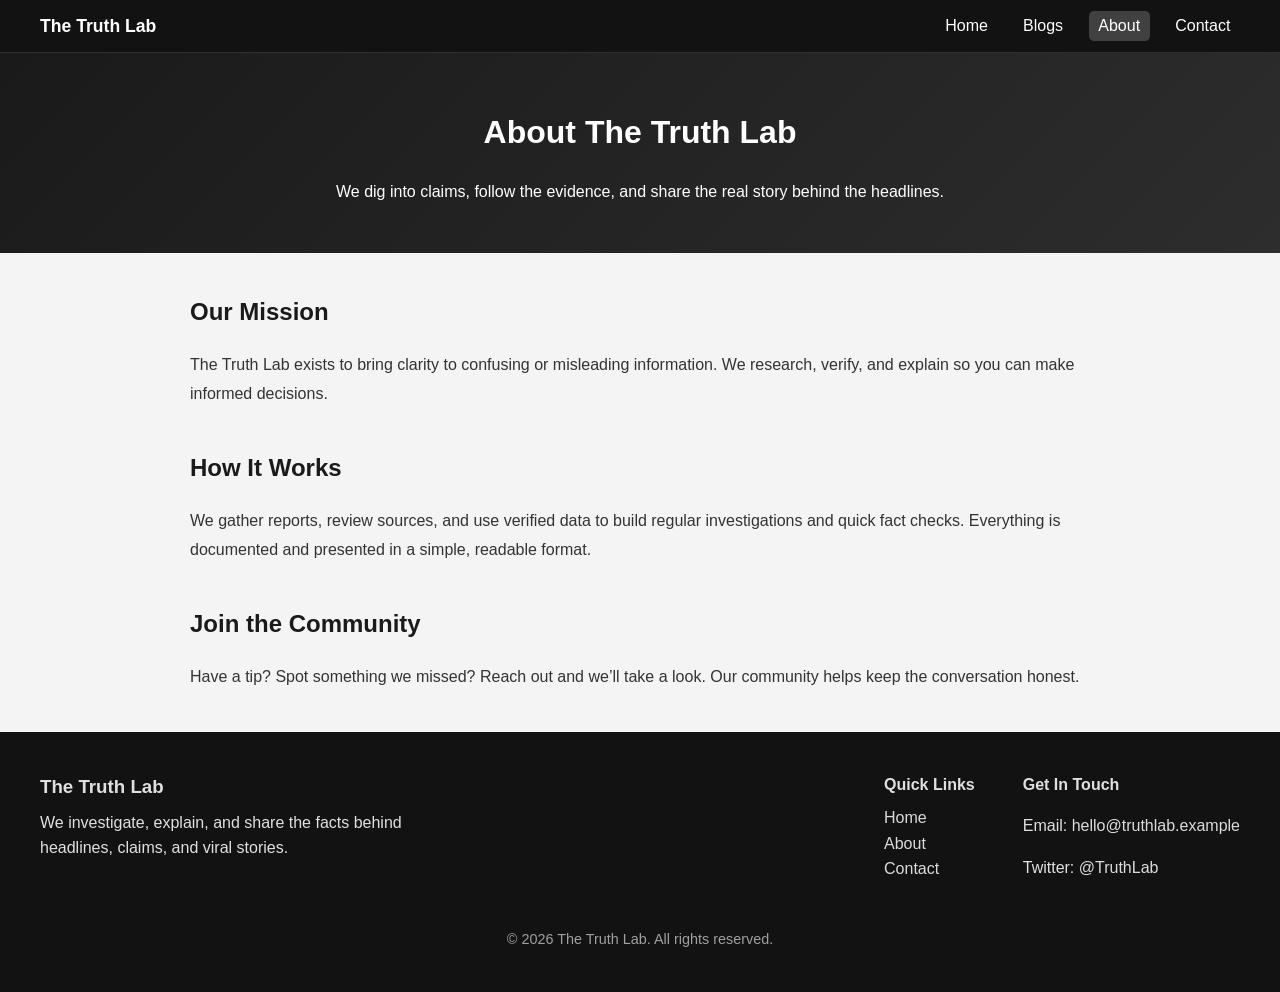
<file: about.html>
<!DOCTYPE html>
<html lang="en">
<head>
    <meta charset="UTF-8">
    <meta name="viewport" content="width=device-width, initial-scale=1.0">
    <title>About | The Truth Lab</title>
    <link rel="stylesheet" href="style.css">
</head>
<body>
    <nav class="navbar">
        <div class="nav-container">
            <a class="nav-brand" href="index.html">The Truth Lab</a>
            <ul class="nav-links">
                <li><a href="index.html">Home</a></li>
                <li><a href="#">Blogs</a></li>
                <li><a href="about.html" class="active">About</a></li>
                <li><a href="contact.html">Contact</a></li>
            </ul>
        </div>
    </nav>

    <header class="hero">
        <h1>About The Truth Lab</h1>
        <p>We dig into claims, follow the evidence, and share the real story behind the headlines.</p>
    </header>

    <main class="content-container">
        <section>
            <h2>Our Mission</h2>
            <p>The Truth Lab exists to bring clarity to confusing or misleading information. We research, verify, and explain so you can make informed decisions.</p>
        </section>

        <section>
            <h2>How It Works</h2>
            <p>We gather reports, review sources, and use verified data to build regular investigations and quick fact checks. Everything is documented and presented in a simple, readable format.</p>
        </section>

        <section>
            <h2>Join the Community</h2>
            <p>Have a tip? Spot something we missed? Reach out and we’ll take a look. Our community helps keep the conversation honest.</p>
        </section>
    </main>

    <footer class="site-footer">
        <div class="footer-inner">
            <div class="footer-brand">
                <h3>The Truth Lab</h3>
                <p>We investigate, explain, and share the facts behind headlines, claims, and viral stories.</p>
            </div>
            <div class="footer-links">
                <div>
                    <h4>Quick Links</h4>
                    <ul>
                        <li><a href="index.html">Home</a></li>
                        <li><a href="about.html">About</a></li>
                        <li><a href="contact.html">Contact</a></li>
                    </ul>
                </div>
                <div>
                    <h4>Get In Touch</h4>
                    <p>Email: <a href="mailto:hello@truthlab.example">hello@truthlab.example</a></p>
                    <p>Twitter: <a href="https://twitter.com/" target="_blank" rel="noreferrer">@TruthLab</a></p>
                </div>
            </div>
        </div>
        <div class="footer-copy">&copy; <span id="footer-year"></span> The Truth Lab. All rights reserved.</div>
    </footer>

    <script>
        const yearEl = document.getElementById('footer-year');
        if (yearEl) yearEl.textContent = new Date().getFullYear();
    </script>
</body>
</html>
</file>
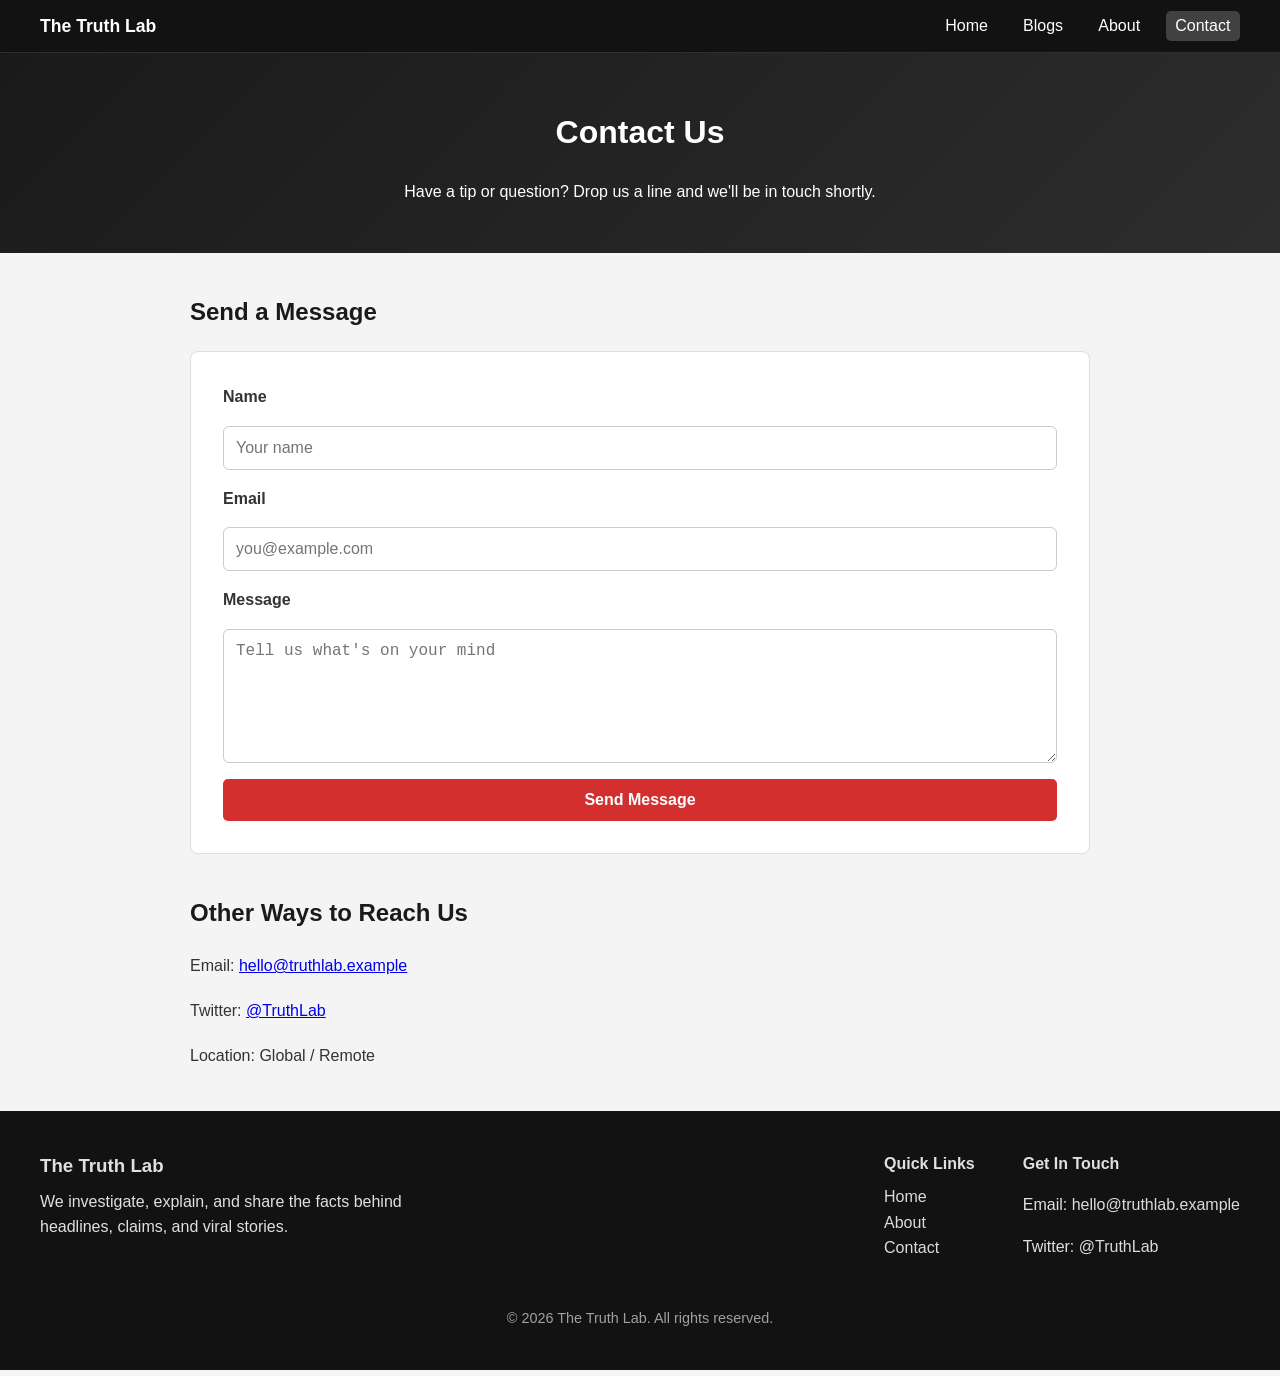
<file: contact.html>
<!DOCTYPE html>
<html lang="en">
<head>
    <meta charset="UTF-8">
    <meta name="viewport" content="width=device-width, initial-scale=1.0">
    <title>Contact | The Truth Lab</title>
    <link rel="stylesheet" href="style.css">
</head>
<body>
    <nav class="navbar">
        <div class="nav-container">
            <a class="nav-brand" href="index.html">The Truth Lab</a>
            <ul class="nav-links">
                <li><a href="index.html">Home</a></li>
                <li><a href="#">Blogs</a></li>
                <li><a href="about.html">About</a></li>
                <li><a href="contact.html" class="active">Contact</a></li>
            </ul>
        </div>
    </nav>

    <header class="hero">
        <h1>Contact Us</h1>
        <p>Have a tip or question? Drop us a line and we'll be in touch shortly.</p>
    </header>

    <main class="content-container">
        <section class="contact-section">
            <h2>Send a Message</h2>
            <form class="contact-form" action="mailto:hello@truthlab.example" method="post" enctype="text/plain">
                <label for="name">Name</label>
                <input type="text" id="name" name="name" placeholder="Your name" required>

                <label for="email">Email</label>
                <input type="email" id="email" name="email" placeholder="you@example.com" required>

                <label for="message">Message</label>
                <textarea id="message" name="message" rows="6" placeholder="Tell us what's on your mind" required></textarea>

                <button type="submit" class="submit-btn">Send Message</button>
            </form>
        </section>

        <section class="contact-details">
            <h2>Other Ways to Reach Us</h2>
            <p>Email: <a href="mailto:hello@truthlab.example">hello@truthlab.example</a></p>
            <p>Twitter: <a href="https://twitter.com/" target="_blank" rel="noreferrer">@TruthLab</a></p>
            <p>Location: Global / Remote</p>
        </section>
    </main>

    <footer class="site-footer">
        <div class="footer-inner">
            <div class="footer-brand">
                <h3>The Truth Lab</h3>
                <p>We investigate, explain, and share the facts behind headlines, claims, and viral stories.</p>
            </div>
            <div class="footer-links">
                <div>
                    <h4>Quick Links</h4>
                    <ul>
                        <li><a href="index.html">Home</a></li>
                        <li><a href="about.html">About</a></li>
                        <li><a href="contact.html">Contact</a></li>
                    </ul>
                </div>
                <div>
                    <h4>Get In Touch</h4>
                    <p>Email: <a href="mailto:hello@truthlab.example">hello@truthlab.example</a></p>
                    <p>Twitter: <a href="https://twitter.com/" target="_blank" rel="noreferrer">@TruthLab</a></p>
                </div>
            </div>
        </div>
        <div class="footer-copy">&copy; <span id="footer-year"></span> The Truth Lab. All rights reserved.</div>
    </footer>

    <script>
        const yearEl = document.getElementById('footer-year');
        if (yearEl) yearEl.textContent = new Date().getFullYear();
    </script>
</body>
</html>
</file>
<file: style.css>
body { font-family: 'Helvetica', sans-serif; line-height: 1.6; margin: 0; background: #f4f4f4; }

/* Top navigation bar */
.navbar {
    position: sticky;
    top: 0;
    z-index: 500;
    background: #121212;
    border-bottom: 1px solid rgba(255, 255, 255, 0.12);
}

.nav-container {
    max-width: 1200px;
    margin: 0 auto;
    display: flex;
    align-items: center;
    justify-content: space-between;
    padding: 0.75rem 1rem;
}

.nav-brand {
    color: #fff;
    font-weight: bold;
    font-size: 1.1rem;
    text-decoration: none;
}

.nav-links {
    list-style: none;
    display: flex;
    gap: 1rem;
    margin: 0;
    padding: 0;
}

.nav-links a {
    color: #fff;
    text-decoration: none;
    padding: 0.4rem 0.6rem;
    border-radius: 5px;
    transition: background 0.2s ease;
}

.nav-links a:hover {
    background: rgba(255, 255, 255, 0.12);
}

header { background: #1a1a1a; color: white; padding: 0; text-align: center; }

.header-actions {
    margin-top: 15px;
    display: flex;
    justify-content: center;
    flex-wrap: wrap;
    gap: 10px;
}

.secondary-btn {
    background: rgba(255,255,255,0.15);
    color: white;
    border: 1px solid rgba(255,255,255,0.3);
    padding: 10px 16px;
    border-radius: 5px;
    cursor: pointer;
    transition: 0.25s;
    font-size: 14px;
}

.secondary-btn:hover {
    background: rgba(255,255,255,0.3);
}

.grid-container {
    display: grid;
    grid-template-columns: repeat(auto-fit, minmax(300px, 1fr));
    gap: 20px;
    padding: 40px;
    max-width: 1200px;
    margin: auto;
}

.blog-card {
    background: white;
    border-bottom: 4px solid #d32f2f;
    padding: 20px;
    cursor: pointer;
    transition: 0.3s;
}

.blog-card:hover { transform: translateY(-5px); box-shadow: 0 10px 20px rgba(0,0,0,0.1); }
.blog-card img { width: 100%; height: 200px; object-fit: cover; }

/* Styles for the "Opened" blog page */
.full-post { max-width: 800px; margin: auto; background: white; padding: 40px; }
.video-container { position: relative; padding-bottom: 56.25%; height: 0; margin: 20px 0; }
.video-container iframe { position: absolute; top: 0; left: 0; width: 100%; height: 100%; }

/* Add Post Button */
.add-post-btn {
    background: #d32f2f;
    color: white;
    border: none;
    padding: 5px 10px;
    cursor: pointer;
    border-radius: 5px;
    font-size: 12px;
    font-weight: bold;
    transition: 0.3s;
}

.add-post-btn:hover {
    background: #b71c1c;
    transform: scale(1.05);
}

/* Modal Styles */
.modal {
    position: fixed;
    top: 0;
    left: 0;
    width: 100%;
    height: 100%;
    background: rgba(0, 0, 0, 0.7);
    display: flex;
    justify-content: center;
    align-items: center;
    z-index: 1000;
}

.modal.hidden {
    display: none;
}

.modal-content {
    background: white;
    padding: 40px;
    border-radius: 10px;
    max-width: 600px;
    width: 90%;
    box-shadow: 0 10px 40px rgba(0, 0, 0, 0.3);
    max-height: 90vh;
    overflow-y: auto;
}

.close-btn {
    float: right;
    font-size: 28px;
    font-weight: bold;
    cursor: pointer;
    color: #d32f2f;
    transition: 0.3s;
}

.close-btn:hover {
    color: #b71c1c;
}

.modal-content h2 {
    margin-top: 0;
    color: #1a1a1a;
}

.modal-content form {
    display: flex;
    flex-direction: column;
    gap: 15px;
}

.modal-content input,
.modal-content textarea {
    padding: 12px;
    border: 1px solid #ddd;
    border-radius: 5px;
    font-family: 'Helvetica', sans-serif;
    font-size: 14px;
}

.modal-content textarea {
    resize: vertical;
    min-height: 100px;
}

.modal-content input:focus,
.modal-content textarea:focus {
    outline: none;
    border-color: #d32f2f;
    box-shadow: 0 0 5px rgba(211, 47, 47, 0.3);
}

.submit-btn {
    background: #d32f2f;
    color: white;
    padding: 12px;
    border: none;
    border-radius: 5px;
    cursor: pointer;
    font-weight: bold;
    font-size: 16px;
    transition: 0.3s;
}

.submit-btn:hover {
    background: #b71c1c;
}

/* Content Editor Styles */
.content-editor-section {
    margin: 20px 0;
    padding: 15px;
    background: #f9f9f9;
    border-radius: 5px;
    border-left: 4px solid #d32f2f;
}

.content-editor-section label {
    display: block;
    margin-bottom: 10px;
    color: #1a1a1a;
}

.content-controls {
    display: flex;
    gap: 10px;
    flex-wrap: wrap;
    margin-bottom: 15px;
}

.content-btn {
    background: #4CAF50;
    color: white;
    border: none;
    padding: 8px 12px;
    border-radius: 3px;
    cursor: pointer;
    font-size: 13px;
    transition: 0.3s;
}

.content-btn:hover {
    background: #45a049;
}

.content-block {
    background: white;
    padding: 12px;
    margin-bottom: 10px;
    border: 1px solid #ddd;
    border-radius: 5px;
    cursor: grab;
}

.block-toolbar {
    display: flex;
    flex-wrap: wrap;
    gap: 8px;
    margin-bottom: 10px;
    align-items: center;
}

.insert-block-btn {
    background: #1976d2;
    color: white;
    border: none;
    padding: 6px 10px;
    border-radius: 3px;
    cursor: pointer;
    font-size: 12px;
    transition: 0.2s;
}

.insert-block-btn:hover {
    background: #0d47a1;
}

.block-type {
    width: 100%;
    padding: 8px;
    margin-bottom: 8px;
    border: 1px solid #ddd;
    border-radius: 3px;
    font-size: 14px;
}

.block-input {
    width: 100%;
    padding: 10px;
    margin-bottom: 8px;
    border: 1px solid #ddd;
    border-radius: 3px;
    font-family: 'Helvetica', sans-serif;
    font-size: 14px;
    box-sizing: border-box;
}

.block-input:focus {
    outline: none;
    border-color: #d32f2f;
    box-shadow: 0 0 5px rgba(211, 47, 47, 0.2);
}

.remove-block-btn {
    background: #ff6b6b;
    color: white;
    padding: 6px 10px;
    border: none;
    border-radius: 3px;
    cursor: pointer;
    font-size: 12px;
    transition: 0.3s;
}

.remove-block-btn:hover {
    background: #ff5252;
}

/* Card Action Buttons */
.card-actions {
    display: flex;
    gap: 10px;
    margin-top: 10px;
    padding-top: 10px;
    border-top: 1px solid #eee;
}

.edit-btn {
    background: #2196F3;
    color: white;
    border: none;
    padding: 6px 12px;
    border-radius: 3px;
    cursor: pointer;
    font-size: 13px;
    transition: 0.3s;
    flex: 1;
}

.edit-btn:hover {
    background: #0b7dda;
}

.delete-btn {
    background: #f44336;
    color: white;
    border: none;
    padding: 6px 12px;
    border-radius: 3px;
    cursor: pointer;
    font-size: 13px;
    transition: 0.3s;
    flex: 1;
}

.delete-btn:hover {
    background: #da190b;
}

/* Post Page Styles */
.post-actions {
    display: flex;
    gap: 10px;
    margin: 20px 0;
    padding-bottom: 20px;
    border-bottom: 1px solid #ddd;
}

.back-btn {
    background: #1a1a1a;
    color: white;
    padding: 10px 15px;
    border: none;
    border-radius: 3px;
    cursor: pointer;
    margin-bottom: 20px;
    transition: 0.3s;
}

.back-btn:hover {
    background: #333;
}

.post-image {
    max-width: 100%;
    height: auto;
    margin: 20px 0;
    border-radius: 5px;
}

.styled-text h2 {
    color: #1a1a1a;
    margin-top: 20px;
    margin-bottom: 10px;
}

.styled-text p {
    line-height: 1.8;
    color: #333;
    margin-bottom: 15px;
}

/* Size classes for images and videos */
.size-small { max-width: 300px; }
.size-medium { max-width: 600px; }
.size-large { max-width: 100%; }

.image-gallery, .video-gallery {
    display: flex;
    flex-wrap: nowrap;
    gap: 10px;
    margin: 20px 0;
    overflow-x: auto;
}

.image-gallery img {
    flex: 0 0 auto;
    width: auto;
    height: auto;
    max-width: 300px;
    object-fit: cover;
    border-radius: 5px;
}

.video-gallery .video-container {
    flex: 0 0 auto;
    width: 300px;
    margin: 0;
}

/* Block size select */
.block-size {
    width: auto;
    padding: 8px;
    border: 1px solid #ddd;
    border-radius: 3px;
    font-size: 14px;
    margin-right: 10px;
}

/* Page content layout */
.hero {
    background: linear-gradient(135deg, #1a1a1a 0%, #2d2d2d 100%);
    color: #fff;
    padding: 2rem 1rem;
    text-align: center;
}

.content-container {
    max-width: 900px;
    margin: 40px auto;
    padding: 0 1rem;
}

.content-container section {
    margin-bottom: 2.5rem;
}

.content-container h2 {
    margin-top: 0;
    color: #1a1a1a;
}

.content-container p {
    color: #333;
    line-height: 1.8;
}

.contact-form {
    display: grid;
    gap: 1rem;
    background: #fff;
    padding: 2rem;
    border-radius: 8px;
    border: 1px solid #ddd;
}

.contact-form label {
    font-weight: bold;
    color: #333;
}

.contact-form input,
.contact-form textarea {
    padding: 12px;
    border: 1px solid #ccc;
    border-radius: 6px;
    font-size: 1rem;
}

.contact-form input:focus,
.contact-form textarea:focus {
    outline: none;
    border-color: #d32f2f;
    box-shadow: 0 0 6px rgba(211, 47, 47, 0.25);
}

/* Footer */
.site-footer {
    background: #121212;
    color: rgba(255, 255, 255, 0.87);
    padding: 2.5rem 1rem;
}

.footer-inner {
    max-width: 1200px;
    margin: 0 auto;
    display: flex;
    flex-wrap: wrap;
    gap: 2rem;
    justify-content: space-between;
}

.footer-brand h3 {
    margin-top: 0;
    margin-bottom: 0.5rem;
}

.footer-brand p {
    margin: 0;
    max-width: 380px;
}

.footer-links {
    display: flex;
    gap: 3rem;
    flex-wrap: wrap;
}

.footer-links h4 {
    margin: 0 0 0.5rem;
}

.footer-links ul {
    list-style: none;
    padding: 0;
    margin: 0;
}

.footer-links a {
    color: rgba(255, 255, 255, 0.85);
    text-decoration: none;
}

.footer-links a:hover {
    text-decoration: underline;
}

.footer-copy {
    text-align: center;
    margin-top: 2rem;
    font-size: 0.9rem;
    color: rgba(255, 255, 255, 0.6);
}

/* Navigation active state */
.nav-links a.active {
    background: rgba(255, 255, 255, 0.2);
}

@media (max-width: 760px) {
    .nav-container {
        flex-direction: column;
        align-items: flex-start;
    }

    .nav-links {
        width: 100%;
        justify-content: space-between;
    }

    .footer-inner {
        flex-direction: column;
        align-items: flex-start;
    }
}
</file>
